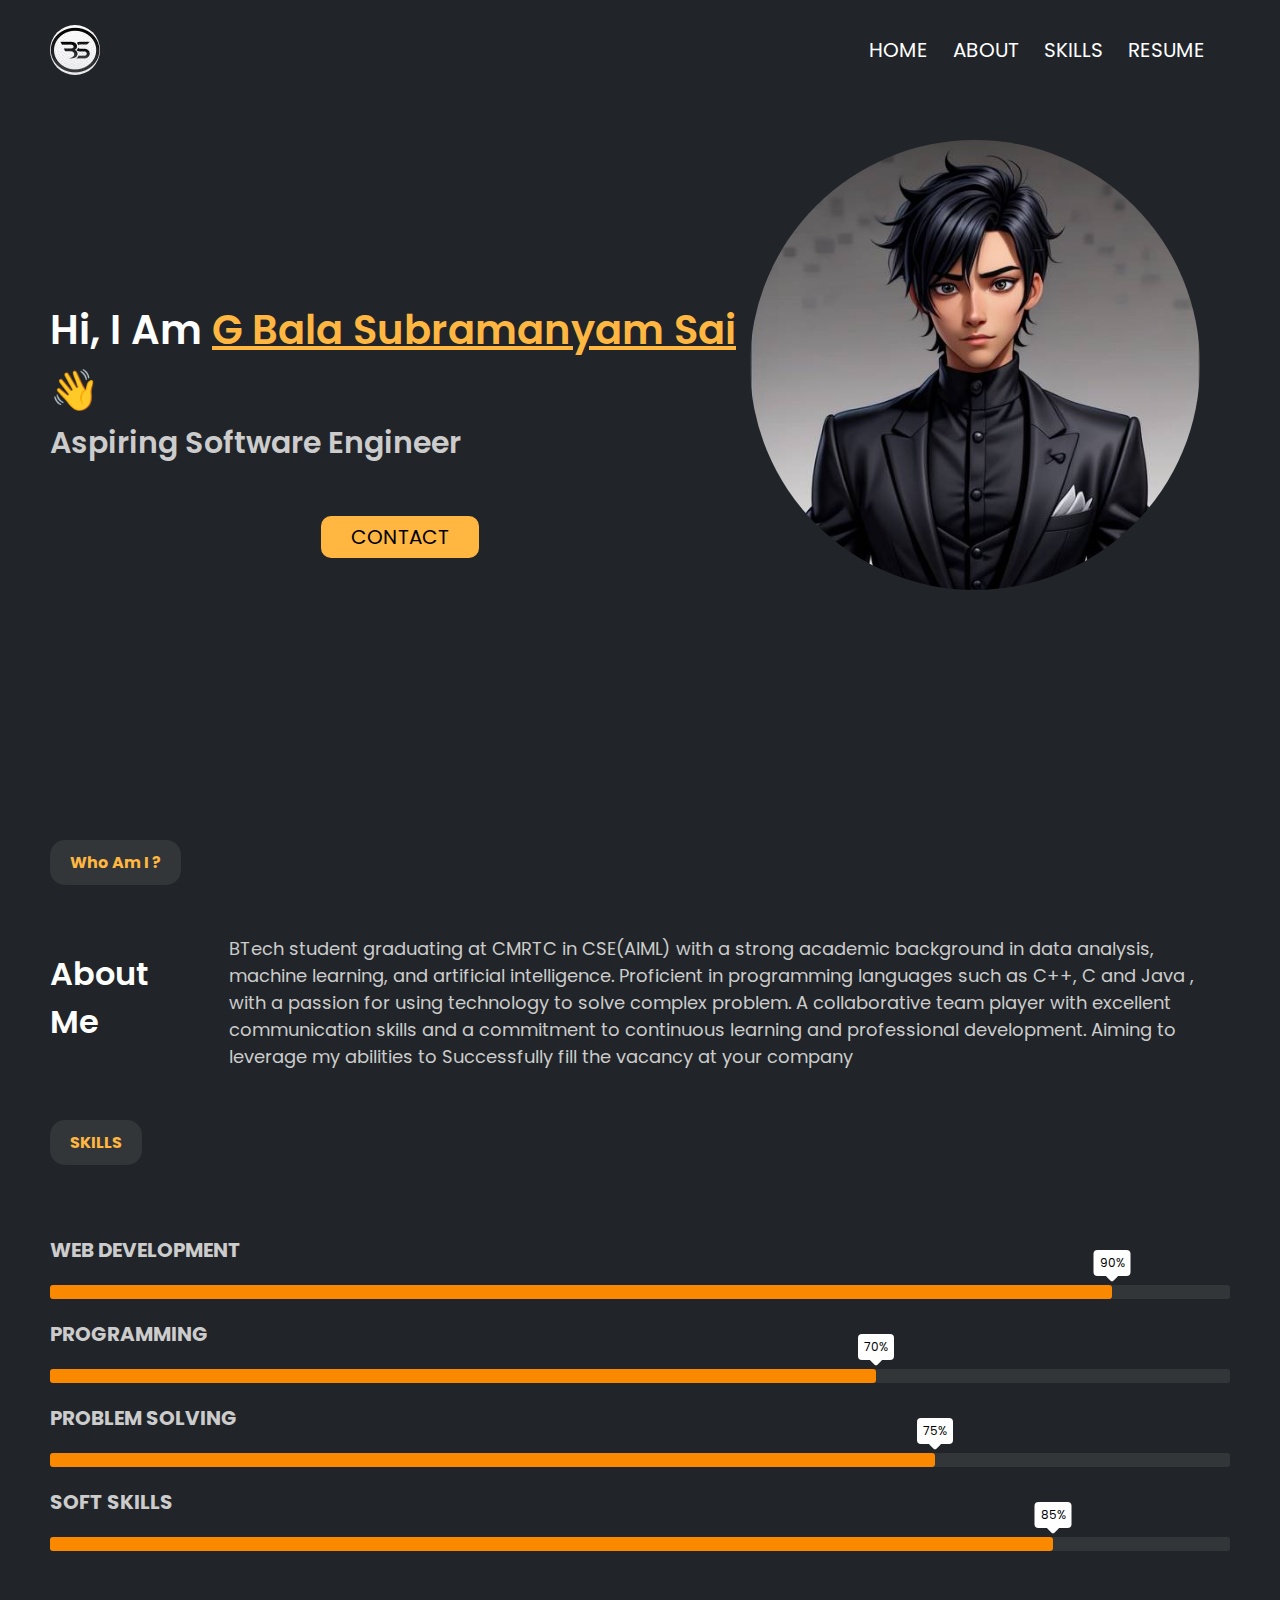
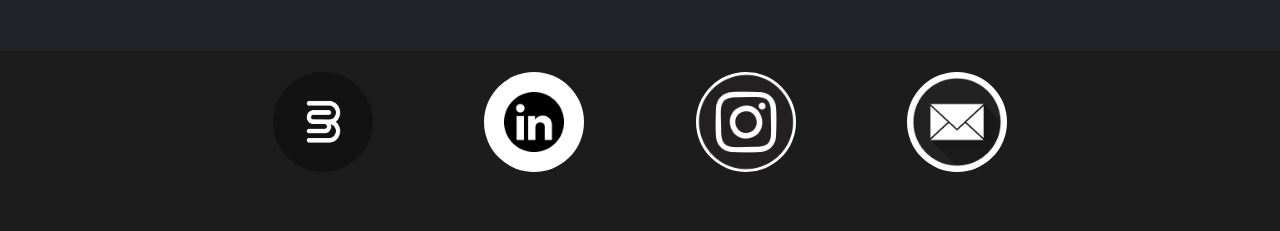
<file: assignment 1/index.html>
<!DOCTYPE html>
<html lang="en">
<head>
    <meta charset="UTF-8">
    <meta name="viewport" content="width=device-width, initial-scale=1.0">
    <title>Home | My Site</title>
    <link rel="stylesheet" href="style.css">
    <link rel="shortcut icon" type="x-icon" href="logo.jpg" >
</head>
<body>

    <div class="navbar">
        <img src="logo.jpg" alt="logo" style="border-radius: 50%;">
        <ul>
            <li><a href="index.html">HOME</a></li>
            <li><a href="#">ABOUT</a></li>
            <li><a href="#">SKILLS</a></li>
            <li><a href="https://drive.google.com/file/d/1QXmrQB7PU3XQnOq507JLmqjx-Ds8b93w/view?usp=drive_link">RESUME</a></li>
        </ul>
    </div>

    <div class="main">
        <div class="left">
            <h2>Hi, I Am <span>G Bala Subramanyam Sai</span>👋</h2>
            <p class="title">Aspiring Software Engineer</p>
            <form action="mailto:baluboy46@gmail.com" method="post" enctype="text/plain" >
                <button  class="cnt-btn"  type="submit">CONTACT</button>
            </form>
        </div>
        <div class="right">
            <img src="image.png" alt="Catoon image">
        </div>
    </div>
    <h4 class="separator">Who Am I ?</h4>
    <div class="about">
        <h3>About Me</h3>
        <p>BTech student graduating at CMRTC in CSE(AIML) with a strong academic background in data analysis, machine learning, and artificial intelligence. Proficient in programming languages such as C++, C and Java , with a passion for using technology to solve complex problem. A collaborative team player with excellent communication skills and a commitment to continuous learning and professional development. Aiming to leverage my abilities to Successfully fill the vacancy at your company
        </p>
    </div>
    <h4 class="separator">SKILLS</h4>
    <div class="skills">
        <div class="skill">
            <div class="skill-name">WEB DEVELOPMENT</div>
            <div class="skill-bar">
                <div class="skill-per" per="90%" style="max-width: 90%"></div>
            </div>
        </div>
        <div class="skill">
            <div class="skill-name">PROGRAMMING</div>
            <div class="skill-bar">
                <div class="skill-per" per="70%" style="max-width: 70%"></div>
            </div>
        </div>
        <div class="skill">
            <div class="skill-name">PROBLEM SOLVING</div>
            <div class="skill-bar">
                <div class="skill-per" per="75%" style="max-width: 75%"></div>
            </div>
        </div>
        <div class="skill">
            <div class="skill-name">SOFT SKILLS</div>
            <div class="skill-bar">
                <div class="skill-per" per="85%" style="max-width: 85%"></div>
            </div>
        </div>
    </div>

    <footer>
        <div class="cols">
            <div class="about-col">
                <a href="index.html"> <img src="logo 2.jpg" alt="logo"width="100px" height="100px" style="border-radius: 50px"></a>
            </div>
            <div>
                <a href="https://www.linkedin.com/in/balasubramanyamsai-hyderabad/"><img src="linkin logo.jpg" alt="l.in logo" width="100px" height="100px" style="border-radius: 50px"></a>
            </div>
            <div>
                <a href="#"><img src="insta logo.jpg" alt="insta logo" width="100px" height="100px"style="border-radius: 50px"></a>
            </div>
            <div>
                <a href="mailto:baluboy46@gmail.com?subject=Hello">
                    <img src="mail logo.jpg" alt="Click to Email" width="100px" height="100px" style="border-radius: 50px">
                </a>
                
            </div>
            

        </div>

    </footer>

</body>
</html>
</file>
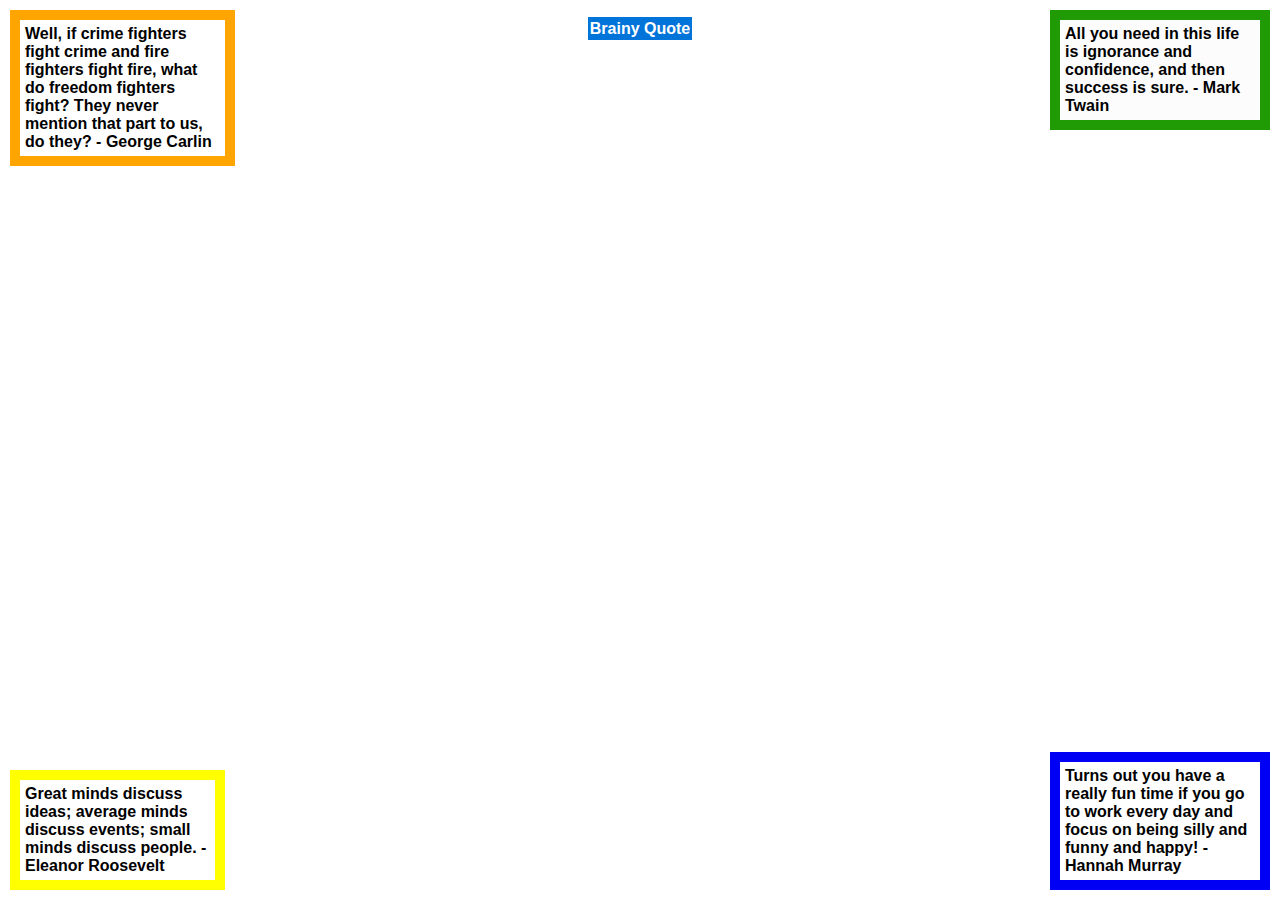
<file: assignment 2/index.html>
<!DOCTYPE html>
<html>
<head>
  <title>Blocks</title>
  <!-- Do not change this file - add your CSS styling 
       rules to the blocks.css file included below -->
  <link type="text/css" rel="stylesheet" href="blocks.css">
</head>
<body>
<div id="one">
Turns out you have a really fun time if you 
go to work every day and focus on being 
silly and funny and happy! - Hannah Murray
</div>
<div id="two">
All you need in this life is ignorance and confidence, 
and then success is sure. - Mark Twain
</div>
<div id="three">
Well, if crime fighters fight crime and fire fighters 
fight fire, what do freedom fighters fight? They never 
mention that part to us, do they? - George Carlin
</div>
<div id="four">
Great minds discuss ideas; average minds discuss events;
small minds discuss people. - Eleanor Roosevelt
</div>
<p id="link">
<a href="https://www.brainyquote.com/" target="_blank">
Brainy Quote
</a>
</p>
</body>
</html>
</file>
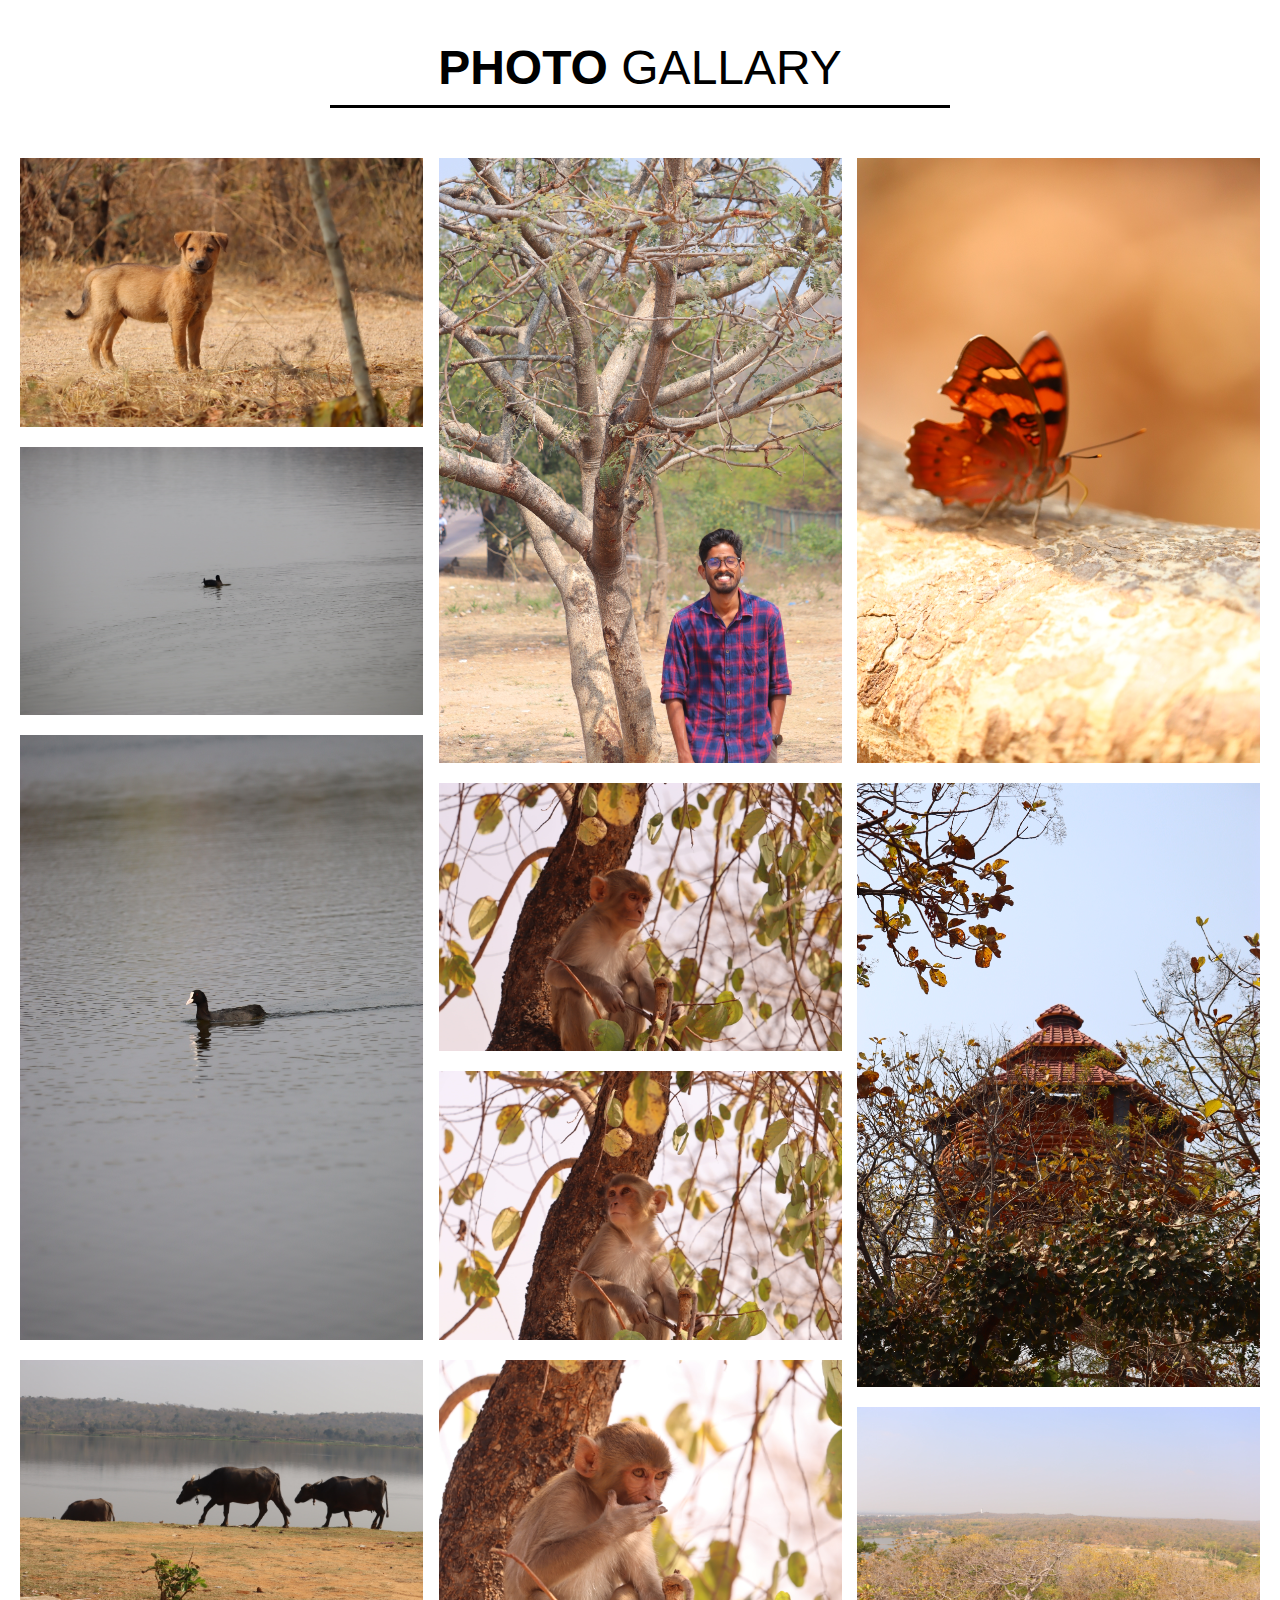
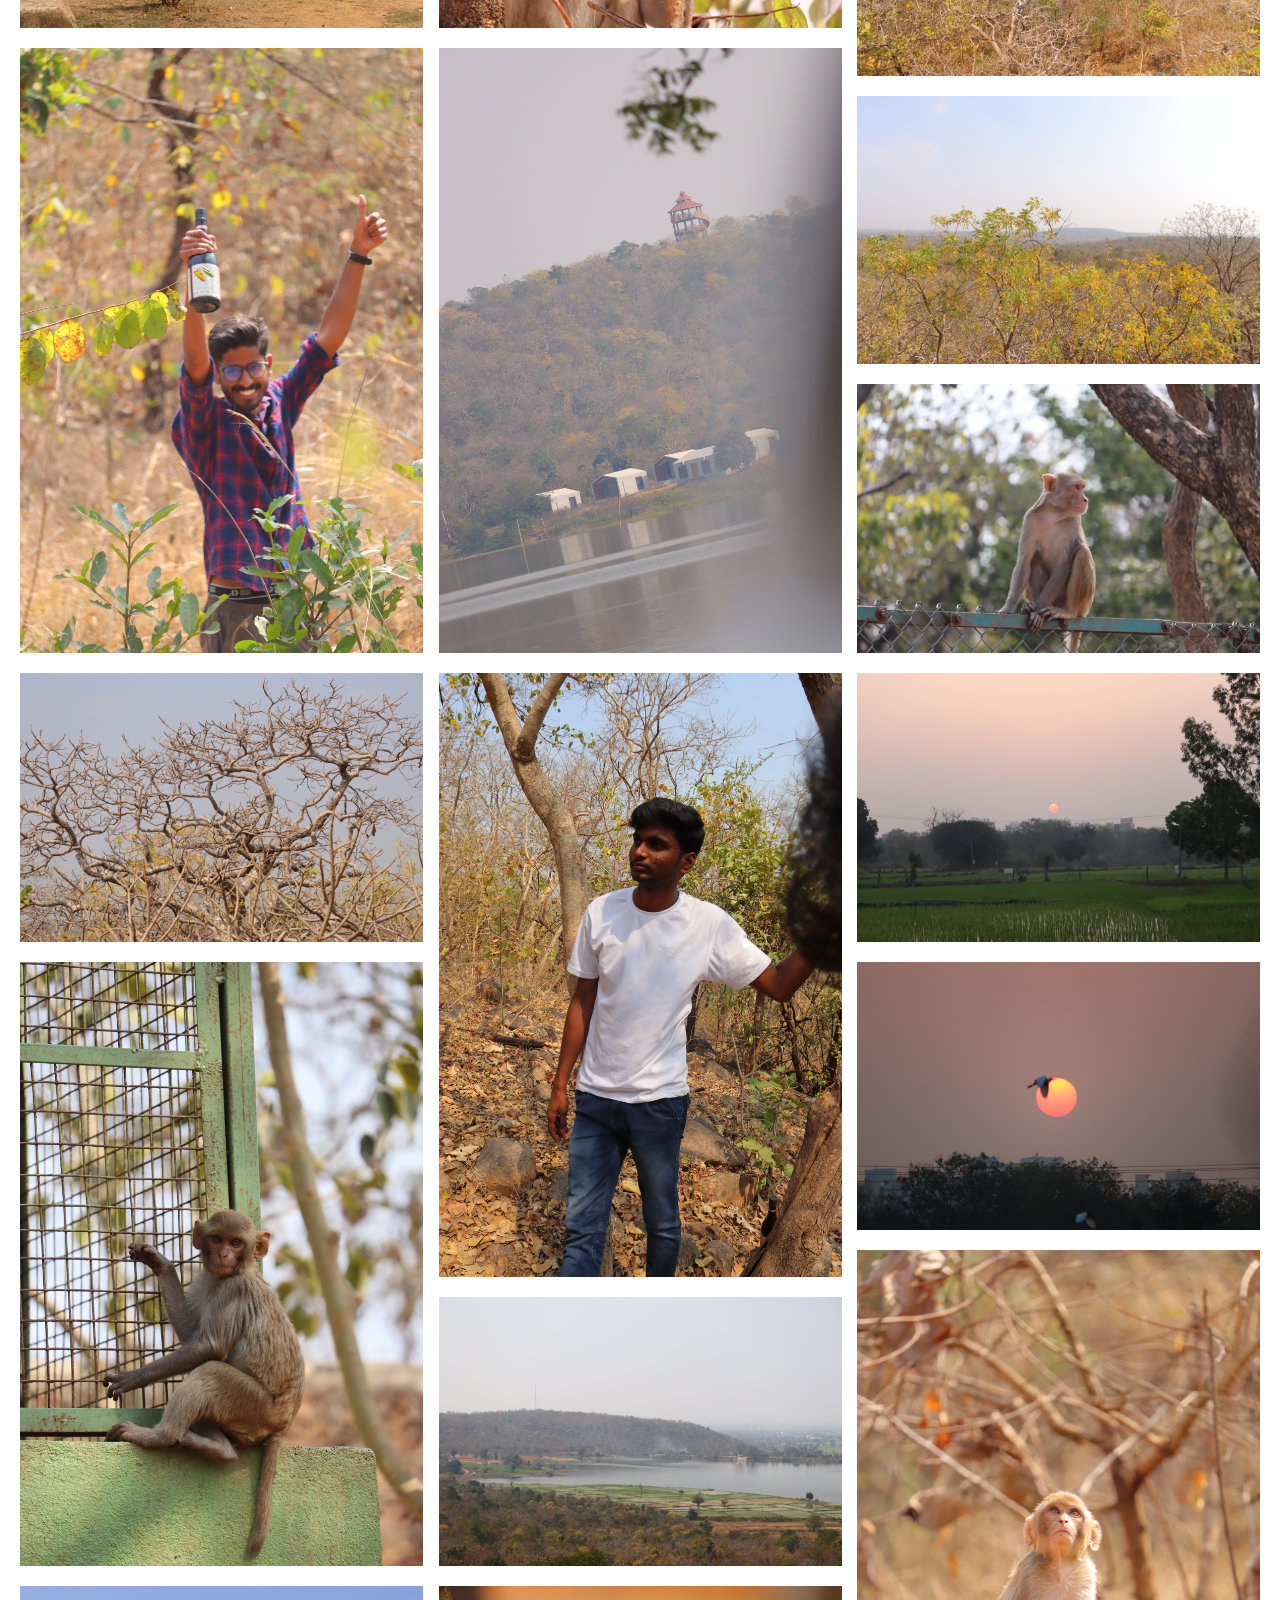
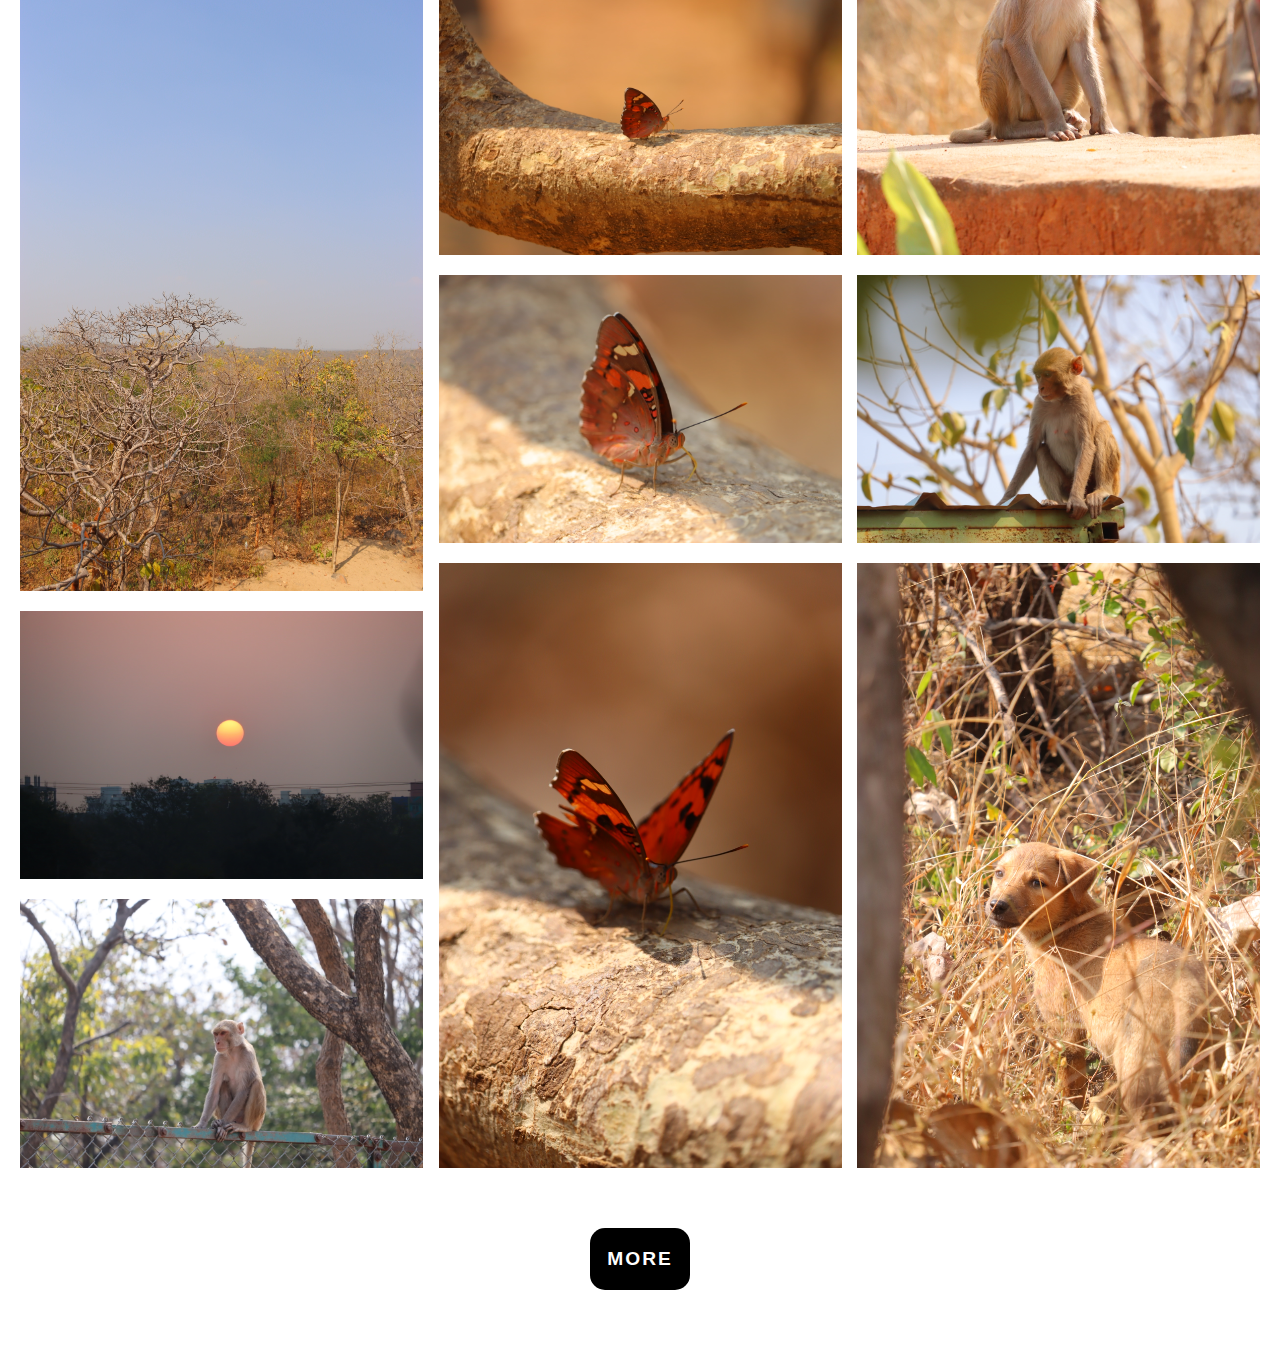
<file: assignment 3/index.html>
<!DOCTYPE html>
<html lang="en">
<head>
    <meta charset="UTF-8">
    <meta name="viewport" content="width=device-width, initial-scale=1.0">
    <link rel="stylesheet" href="style.css">
    <title>Photo Gallary</title>
</head>
<body>
    <div class="container">
        <div class="heading">
            <h3>PHOTO <span>GALLARY</span> </h3>
        </div>
        <div class="imgbox">
            <div class="images">
                <img src="img (1).JPG">
                <img src="img (2).JPG">
                <img src="img (3).JPG">
                <img src="img (4).JPG">
                <img src="img (15).JPG">
                <img src="img (26).JPG">
                <img src="img (27).JPG">
                <img src="img (25).JPG">
                <img src="img (8).JPG">
                <img src="img (9).JPG">
                
            </div>
            <div class="images">
                <img src="img (11).JPG">
                <img src="img (12).JPG">
                <img src="img (13).JPG">
                <img src="img (14).JPG">
                <img src="img (5).JPG">
                <img src="img (16).JPG">
                <img src="img (17).JPG">
                <img src="img (18).JPG">
                <img src="img (19).JPG">
                <img src="img (20).JPG">
            </div>
            <div class="images">
                <img src="img (21).JPG">
                <img src="img (22).JPG">
                <img src="img (23).JPG">
                <img src="img (24).JPG">
                <img src="img (10).JPG">
                <img src="img (6).JPG">
                <img src="img (7).JPG">
                <img src="img (28).JPG">
                <img src="img (29).JPG">
                <img src="img (30).JPG">
            </div>
            
        </div>
        <div class="btn">
            <a href="#">MORE</a>
        </div> 
    </div>
    
</body>
</html>
</file>
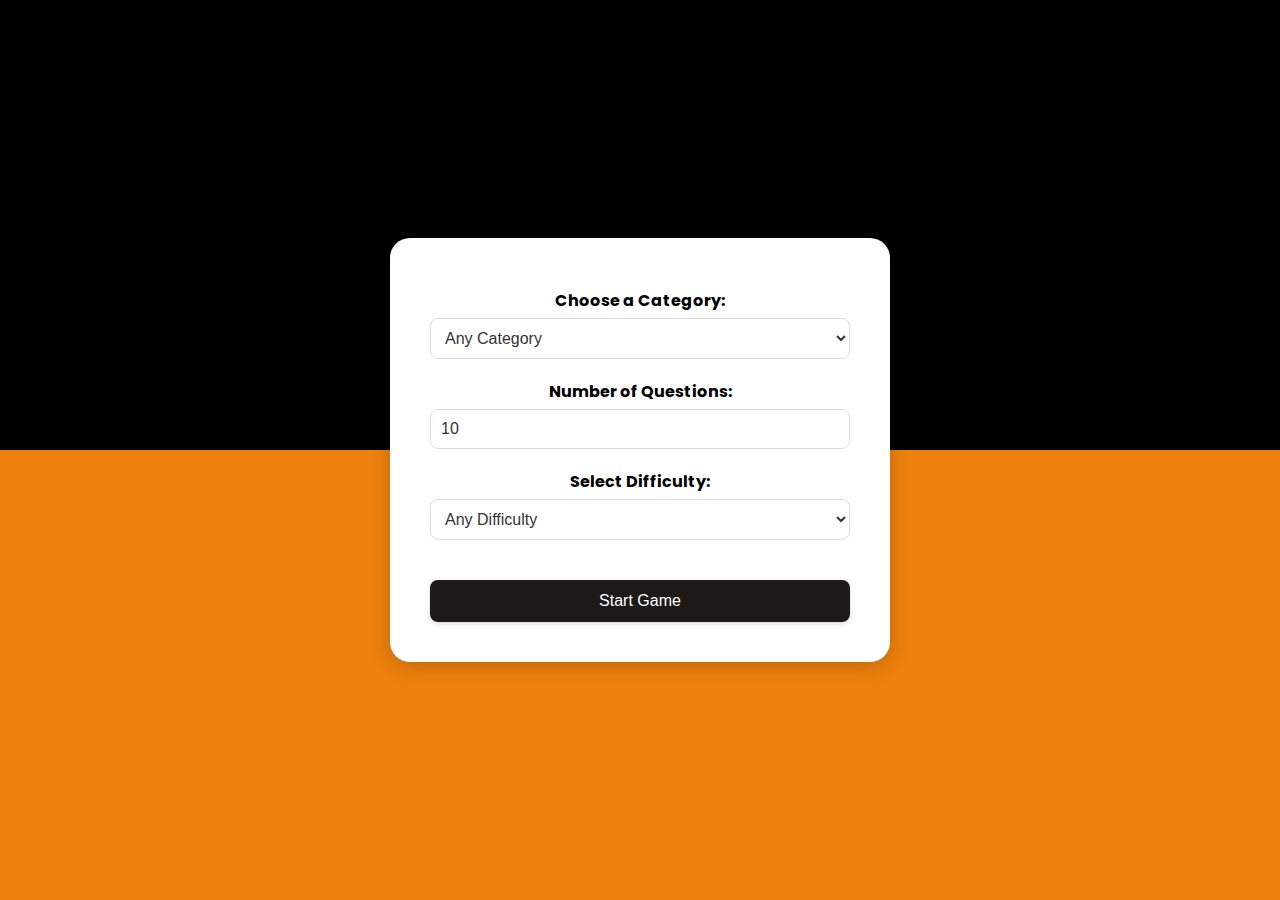
<file: assignment 4/index.html>
<!DOCTYPE html>
<html lang="en">

<head>
    <meta charset="UTF-8">
    <meta name="viewport" content="width=device-width, initial-scale=1.0">
    <link rel="stylesheet" href="style.css">
    <link rel="shortcut icon" type="x-icon" href="logo.jpg" style="border-radius: 50px" >
    <title>Api Quiz Game</title>
</head>

<body>

    <div id="quiz-container">
        <div id="game-setup">
            <div>
                <label for="category">Choose a Category:</label>
                <select id="category">
                    <option value="">Any Category</option>
                </select>
            </div>
            <div>
                <label for="amount">Number of Questions:</label>
                <input type="number" id="amount" min="1" max="50" value="10">
            </div>
            <div>
                <label for="difficulty">Select Difficulty:</label>
                <select id="difficulty">
                    <option value="">Any Difficulty</option>
                    <option value="easy">Easy</option>
                    <option value="medium">Medium</option>
                    <option value="hard">Hard</option>
                </select>
            </div>
            <button id="start-btn">Start Game</button>
        </div>
        <div id="quiz" style="display: none;">
            <div id="progress"></div>
            <div id="currentScore"></div>
            <div id="highScore"></div>
            <div id="question"></div>
            <div id="answers"></div>
            <div id="result"></div>
        </div>
    </div>

    <script src="script.js"></script>
</body>

</html>
</file>
<file: assignment 1/style.css>
@import url('https://fonts.googleapis.com/css2?family=Poppins:wght@300;400;500;600;700&display=swap');

*{
    margin: 0;
    padding: 0;
    box-sizing: border-box;
    font-family: 'Poppins', sans-serif;
}

body{
    height: 100vh;
    background: #212529;
    align-items: center;
}
.navbar{
    display: flex;
    align-items: center;
    justify-content: space-between;
    height: 100px;
    padding: 0 50px;
}

.navbar ul{
    display: flex;
    list-style: none;
}
.navbar ul li a{
    text-decoration: none;
    color: white;
    font-size: 20px;
    margin-right: 25px;
    transition: color 0.3s ease;
}
.navbar ul li:hover a{
    color: #ffb742;
}
.cnt-btn{
    background: #ffb742;
    color: black;
    padding: 6px 30px;
    border: none;
    font-size: 20px;
    cursor: pointer;
    border-radius: 10px;
    transition: background-color 0.3 ease;
    margin-top: 50px;
}
.cnt-btn:hover{
    background: #fa8900;
}

.main{
    display: flex;
    justify-content: space-between;
    padding: 0 50px;
}

.main .left{
    height: 640px;
    margin-top: 50px;
    display: flex;
    flex-direction: column;
    align-items: center;
    
}
.main .left h2{
    font-size: 40px;
    color: #fff;
    font-weight: 600;
    margin-right: auto;
    margin-top: 150px;
}
.main .left h2 span{
    font-size: 40px;
    color: #ffb742;
    margin-top: 150px;
    text-decoration: underline;
    margin-right: auto;
}
.main .left p.title{
    font-size: 30px;
    font-weight: 600;
    color: #ccc;
    margin-right: auto;
    
}
.main .right{
    height: 640px;
    margin-top: 40px;
    display: flex;
    flex-wrap: wrap;
    flex-direction: column;
    align-items: center;
}
.main .right img{
    display: flex;
    width: 450px;
    height: 450px;
    border-radius: 55%;
    margin-right: 30px;
    
}
.separator{
    margin: 50px 50px 50px;
    padding: 10px 20px;
    color: #ffb742;
    background-color: #ffffff14;
    display: inline-block;
    border-radius: 15px;
}
.about{
    display: flex;
    justify-content: space-between;
    align-items: center;
    gap: 80px;
    padding: 0 50px;
}
.about h3{
    color: #fff;
    font-size: 32px;
    font-weight: 600;
    margin-bottom: 10px;
}
.about p{
    color: #ccc;
    font-size: 18px;
}
.skills{
    width: 100%;
    flex: auto;
    max-width: 6000px;
    padding: 0 50px;
}
.skill-name{
    font-size: 20px;
    font-weight:700 ;
    color: #ccc;
    margin: 20px 0;
}
.skill-bar{
    height: 14px;
    background: #ffffff14;
    border-radius: 3px;
    
}
.skill-per{
    height: 14px;
    background: #fa8900;
    border-radius: 3px;
    position: relative;
    animation: fillBars 3s 1;
}
.skill-per::before{
    content: attr(per);
    position: absolute;
    padding: 4px 6px;
    background: #fff;
    border-radius: 4px;
    font-size: 12px;
    top: -35px;
    right: 0;
    transform: translatex(50%);
}
.skill-per::after{
    content: "";
    position: absolute;
    width: 10px;
    height: 10px;
    background: #fff;
    top: -15px;
    right:0;
    transform: translateX(50%) rotate(45deg);
    border-radius: 2px;
}
@keyframes fillBars {
    from{
        width: 0;
    }
    to{
        width: 100%;
    }
}
footer{
    position: relative;
    background: #1c1c1c;
    padding: 80px 150px 100px;
    color: #ccc;
    font-size: 20px;
    margin-top: 100px;
}
footer .cols{
    
    display: flex;
    flex-direction: row;
    align-self: auto;
    justify-content: space-around;
    position: absolute;
    padding: 30px 25px;
    border-radius: 15px;
    width: 70%;
    top: -5%;
    left: 15%;
}
</file>
<file: assignment 2/blocks.css>
*{
    font-family: 'Ubuntu', sans-serif;
    font-weight: bold;
}
#one{
    padding: 5px;
    position: absolute;
    width: 190px;
    border: 10px solid  rgb(0, 0, 244);
    margin: 10px;
    color: rgb(0, 0, 0);
    background-color:white;
    bottom: 0;
    right: 0;

}
#two{
    padding: 5px;
    position: absolute;
    width: 190px;
    margin: 10px;
    border: 10px solid #219b05;
    color: black;
    background-color: #fcfcfcf4;
    top: 0;
    right: 0;
}
#three{
    padding: 5px;
    position: absolute;
    width: 195px;
    border: 10px solid rgb(255, 165, 2);
    margin: 10px;
    color: black;
    background-color: white;
    top: 0;
    left: 0;
}
#four{
    padding: 5px;
    position: absolute;
    width: 185px;
    border: 10px solid rgb(255, 255, 2);
    margin: 10px;
    color: black;
    background-color: white;
    align-self: flex-end;
    bottom: 0;
    left: 0;
    font-weight: bold;
    
}

#link {
    text-align: center;
    margin-top: 20px;
}

#link a{
    color: #ffffff;
    background-color: #0074D9;
    padding: 3px 2px;
    text-decoration: none;
    font-weight: bold;
}
</file>
<file: assignment 3/style.css>
*{
    margin: 0;
    padding: 0;
    box-sizing: border-box;
    font-family: 'Ubuntu',sans-serif;
}
.container{
    display: flex;
    flex-direction: column;
    justify-content: center;
    align-items: center;
    text-align: center;
    margin: 40px 20px 0 20px;
}
.container .heading{
    width: 50%;
    padding-bottom: 50px;
}
.container .heading h3{
    font-size: 3em;
    font-weight: bolder;
    padding-bottom: 10px;
    border-bottom: 3px solid #000;

}
.container .heading h3 span{
    font-weight: 10;
}
.container .imgbox{
    display: flex;
    flex-direction: row;
    justify-content: space-between;
}
.container .imgbox .images{
    display: flex;
    flex-direction: column;
    width: 32.5%;
    background-size: cover;
    
}
.container .imgbox .images img{
    width: 100%;
    padding-bottom: 20px;
}
.container .btn{
    width: 100px;
    margin: 40px 0 60px 0;
    background: #000;
    padding: 20px 5px;
    border-radius: 15px;
}
.container .btn a{
    color: white;
    font-size: 1.2em;
    text-decoration: none;
    font-weight: bold;
    letter-spacing: 2px;
}


@media only screen and (max-width: 769px) {
    .container .imgbox {
        flex-direction: column;
    }
    .container .imgbox .images {
        width: 100%;
    }
}

@media only screen and (max-width: 643px) {
    .container .heading {
        width: 100%;
    }
    .container .heading h3 {
        font-size: 1em;
    }
}
</file>
<file: assignment 4/style.css>
@import url('https://fonts.googleapis.com/css2?family=Poppins:wght@300;400;500;600;700&display=swap');

body, html{
    height: 100%;
    margin: 0;
    font-family: 'Poppins', sans-serif;
    background: linear-gradient(#000000 50%, #ee810d 50%);
    color: #333;
    display: flex;
    align-items: center;
    justify-content: center;
    text-align: center;
}

#quiz-container{
    width: 420px;
    background-color: #fff;
    padding: 40px;
    border-radius: 20px;
    box-shadow: 0 4px 20px rgba(0, 0, 0, 0.2);
    margin: 20px;
}

#game-setup div{
    margin: 10px 0;
}

#game-setup label{
    display: block;
    margin-bottom: 5px;
    font-weight: bold;
    color: #000;
}

#category, #amount, #difficulty{
    width: 100%;
    padding: 10px;
    box-sizing: border-box;
    margin-bottom: 10px;
    border-radius: 8px;
    border: 1px solid #ddd;
    font-size: 1em;
    color: #333;
    background: #fff;
}

#start-btn{
    padding: 12px 25px;
    background-color: #1c1917;
    color: #fff;
    border: none;
    border-radius: 8px;
    cursor: pointer;
    font-size: 1em;
    box-shadow: 0 2px 5px rgba(0, 0, 0, 0.15);
    transition: background-color 0.3s ease, transform 0.1s ease;
    width: 100%;
    margin-top: 20px;
}

#start-btn:hover{
    background-color: #15aabf;
    transform: scale(1.05);
}

#progress, #currentScore, #highScore{
    margin-bottom: 10px;
    font-size: 1em;
    font-weight: bold;
    color: #444;
}

#question{
    font-size: 1em;
    margin: 20px 0;
    color: #5a5a5a;
}

.answer-btn{
    width: calc(100% - 20px);
    padding: 10px 20px;
    margin-bottom: 12px;
    background-color: #1c1917;
    color: #fff;
    border: none;
    border-radius: 8px;
    font-size: 0.9em;
    cursor: pointer;
    box-shadow: 0 2px 5px rgba(0, 0, 0, 0.15);
    transition: transform 0.1s ease;
}

.answer-btn:hover{
    transform: scale(1.05);
}

.answer-btn:disabled, .answer-btn.correct, .answer-btn.incorrect{
    cursor: default;
    transform: none;
}

#result{
    font-size: 1em;
    color: #5a5a5a;
    margin-top: 20px;
}

.correct{
    background-color: #4caf50 !important;
}

.incorrect{
    background-color: #f44336 !important;
}

button{
    padding: 12px 15px;
    background-color: #ff5722;
    color: #fff;
    border: none;
    border-radius: 8px;
    cursor: pointer;
    font-size: 1.1em;
    box-shadow: 0 2px 5px rgba(0, 0, 0, 0.15);
    transition: background-color 0.3s ease, transform 0.1s ease;
}

button:hover{
    background-color: #e64a19;
    transform: scale(1.05);
}
</file>
